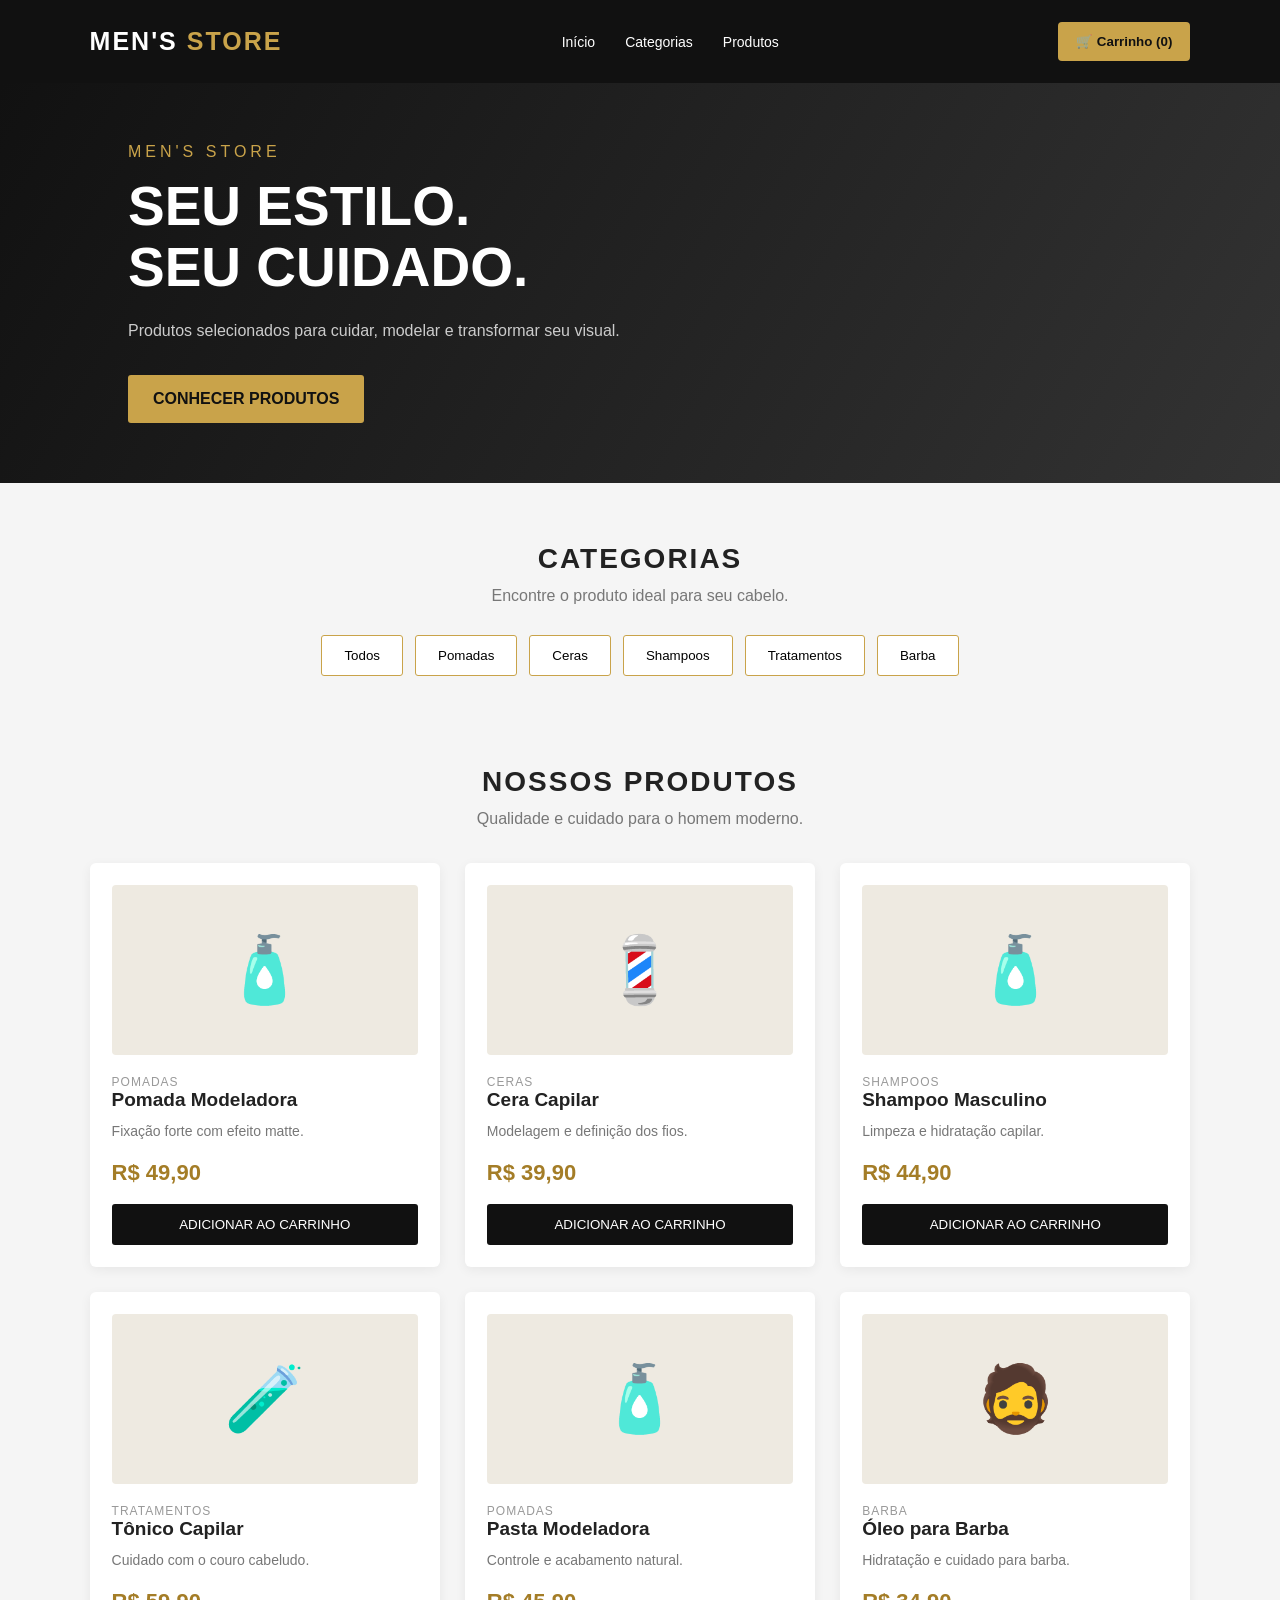
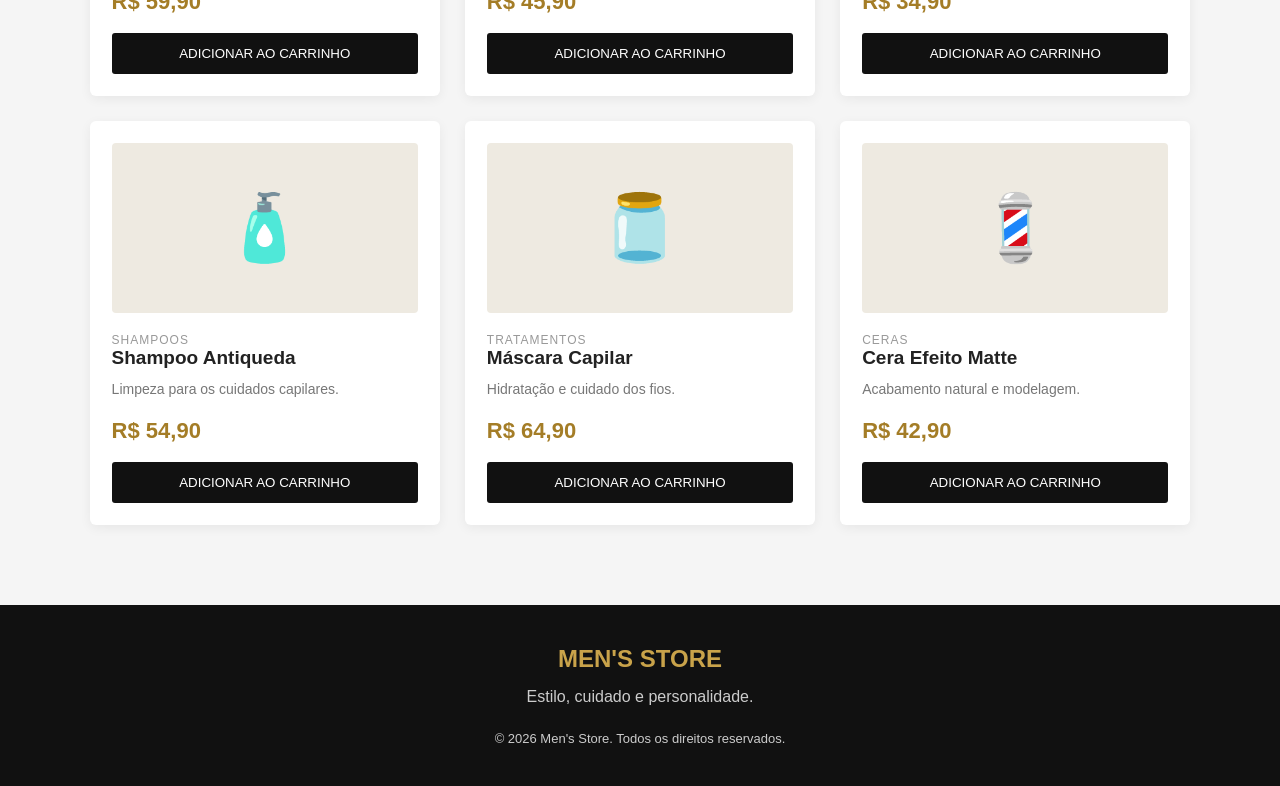
<file: index.html>
<!DOCTYPE html>
<html lang="pt-br">

<head>
    <meta charset="UTF-8">
    <meta name="viewport" content="width=device-width, initial-scale=1.0">

    <title>Men's Store | Produtos Masculinos</title>
<link rel="stylesheet" href="style.css">
</head>

<body>

    <!-- CABEÇALHO -->

    <header>

        <div class="logo">
            MEN'S <span>STORE</span>
        </div>

        <nav>
            <a href="#inicio">Início</a>
            <a href="#categorias">Categorias</a>
            <a href="#produtos">Produtos</a>
        </nav>

        <button class="botao-carrinho" onclick="verCarrinho()">
            🛒 Carrinho
            (<span id="contador">0</span>)
        </button>

    </header>


    <!-- BANNER -->

    <section class="banner" id="inicio">

        <div class="banner-conteudo">

            <p class="subtitulo">MEN'S STORE</p>

            <h1>
                SEU ESTILO.<br>
                SEU CUIDADO.
            </h1>

            <p>
                Produtos selecionados para cuidar,
                modelar e transformar seu visual.
            </p>

            <a href="#produtos" class="botao-banner">
                CONHECER PRODUTOS
            </a>

        </div>

    </section>


    <!-- CATEGORIAS -->

    <section class="categorias" id="categorias">

        <h2>CATEGORIAS</h2>

        <p class="descricao">
            Encontre o produto ideal para seu cabelo.
        </p>

        <div class="botoes-categorias">

            <button onclick="filtrar('Todos')">Todos</button>

            <button onclick="filtrar('Pomadas')">Pomadas</button>

            <button onclick="filtrar('Ceras')">Ceras</button>

            <button onclick="filtrar('Shampoos')">Shampoos</button>

            <button onclick="filtrar('Tratamentos')">Tratamentos</button>

            <button onclick="filtrar('Barba')">Barba</button>

        </div>

    </section>


    <!-- PRODUTOS -->

    <main id="produtos">

        <h2>NOSSOS PRODUTOS</h2>

        <p class="descricao">
            Qualidade e cuidado para o homem moderno.
        </p>

        <div class="lista-produtos" id="lista-produtos">

        </div>

    </main>


    <!-- RODAPÉ -->

    <footer>

        <h2>MEN'S STORE</h2>

        <p>
            Estilo, cuidado e personalidade.
        </p>

        <p class="copyright">
            © 2026 Men's Store. Todos os direitos reservados.
        </p>

    </footer>


<script src="scrpity.js"></script>

</body>

</html>
</file>
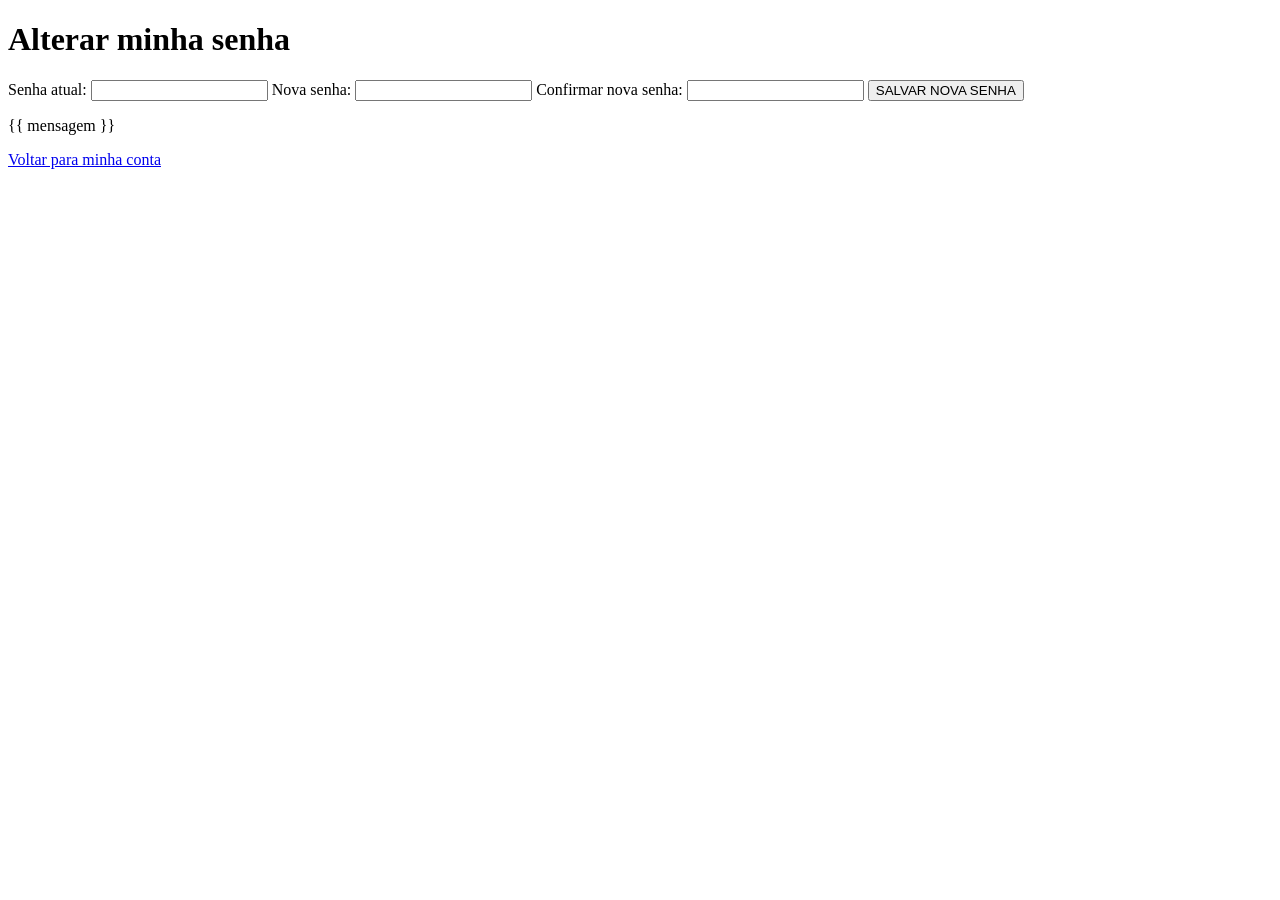
<file: templates/alterar_senha.html>
<!DOCTYPE html>
<html lang="pt-br">
<head>
    <meta charset="UTF-8">
    <meta name="viewport" content="width=device-width, initial-scale=1.0">
    <title>Alterar Senha | Men's Store</title>
</head>
<body>

    <h1>Alterar minha senha</h1>

    <form method="POST" action="/alterar-senha">

        <label>Senha atual:</label>
        <input type="password" name="senha_atual" required>

        <label>Nova senha:</label>
        <input
            type="password"
            name="nova_senha"
            minlength="12"
            pattern="(?=.*[a-z])(?=.*[A-Z])(?=.*[0-9]).{12,}"
            title="Use pelo menos 12 caracteres, uma letra maiúscula, uma minúscula e um número."
            required
        >

        <label>Confirmar nova senha:</label>
        <input
            type="password"
            name="confirmar_senha"
            minlength="12"
            required
        >

        <button type="submit">SALVAR NOVA SENHA</button>

    </form>

    <p>{{ mensagem }}</p>

    <a href="/minha-conta">Voltar para minha conta</a>

</body>
</html>
</file>
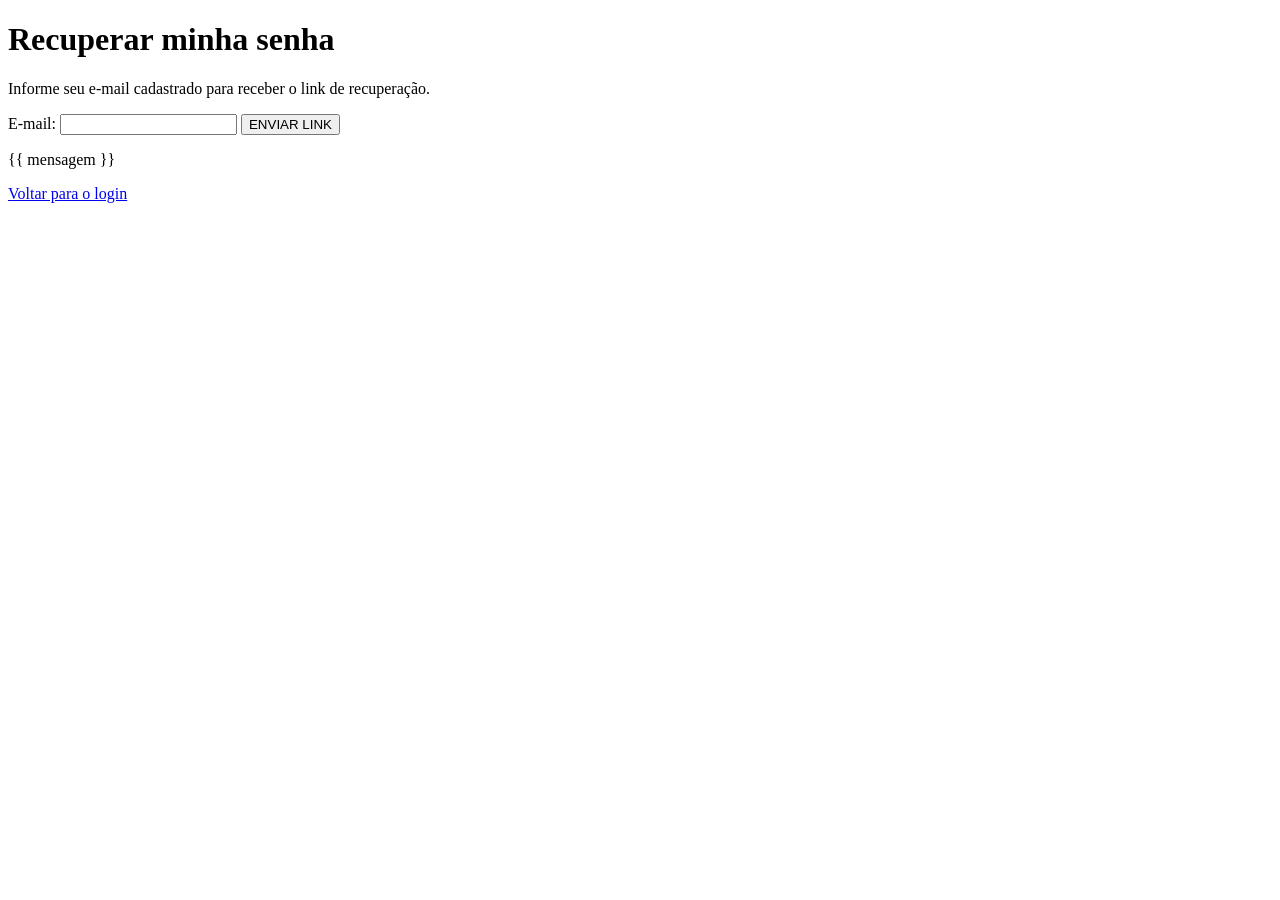
<file: templates/recuperar_senha.html>
<!DOCTYPE html>
<html lang="pt-br">
<head>
    <meta charset="UTF-8">
    <meta name="viewport" content="width=device-width, initial-scale=1.0">
    <title>Recuperar Senha | Men's Store</title>
</head>
<body>

    <h1>Recuperar minha senha</h1>

    <p>Informe seu e-mail cadastrado para receber o link de recuperação.</p>

    <form method="POST" action="/recuperar-senha">

        <label>E-mail:</label>

        <input
            type="email"
            name="email"
            required
        >

        <button type="submit">ENVIAR LINK</button>

    </form>

    <p>{{ mensagem }}</p>

    <a href="/login">Voltar para o login</a>

</body>
</html>
</file>
<file: style.css>
/* CONFIGURAÇÃO GERAL */

* {
    margin: 0;
    padding: 0;
    box-sizing: border-box;
}

html {
    scroll-behavior: smooth;
}

body {
    font-family: Arial, Helvetica, sans-serif;
    background: #f5f5f5;
    color: #222;
}


/* CABEÇALHO */

header {
    background: #111;
    color: white;
    padding: 22px 7%;

    display: flex;
    justify-content: space-between;
    align-items: center;
    gap: 25px;
}

.logo {
    font-size: 25px;
    font-weight: bold;
    letter-spacing: 2px;
}

.logo span {
    color: #c9a34a;
}

nav {
    display: flex;
    gap: 30px;
}

nav a {
    color: white;
    text-decoration: none;
    font-size: 14px;
    transition: 0.3s;
}

nav a:hover {
    color: #c9a34a;
}

.botao-carrinho {
    background: #c9a34a;
    color: #111;
    border: none;
    padding: 12px 18px;
    border-radius: 4px;
    cursor: pointer;
    font-weight: bold;
}


/* BANNER */

.banner {
    background: linear-gradient(120deg, #111, #333);
    min-height: 400px;

    display: flex;
    align-items: center;

    padding: 60px 10%;
    color: white;
}

.banner-conteudo {
    max-width: 600px;
}

.subtitulo {
    color: #c9a34a;
    letter-spacing: 4px;
    margin-bottom: 15px;
}

.banner h1 {
    font-size: 55px;
    line-height: 1.1;
    margin-bottom: 20px;
}

.banner-conteudo > p:not(.subtitulo) {
    color: #ccc;
    line-height: 1.7;
    margin-bottom: 30px;
}

.botao-banner {
    display: inline-block;
    background: #c9a34a;
    color: #111;
    padding: 15px 25px;
    text-decoration: none;
    font-weight: bold;
    border-radius: 3px;
    transition: 0.3s;
}

.botao-banner:hover {
    background: white;
}


/* CATEGORIAS */

.categorias {
    text-align: center;
    padding: 60px 7%;
}

.categorias h2,
main h2 {
    font-size: 28px;
    letter-spacing: 2px;
}

.descricao {
    color: #777;
    margin-top: 12px;
}

.botoes-categorias {
    display: flex;
    justify-content: center;
    flex-wrap: wrap;
    gap: 12px;
    margin-top: 30px;
}

.botoes-categorias button {
    background: white;
    border: 1px solid #c9a34a;
    padding: 12px 22px;
    cursor: pointer;
    border-radius: 3px;
    transition: 0.3s;
}

.botoes-categorias button:hover {
    background: #c9a34a;
    color: #111;
}


/* PRODUTOS */

main {
    padding: 30px 7% 80px;
    text-align: center;
}

.lista-produtos {
    display: grid;
    grid-template-columns: repeat(3, 1fr);
    gap: 25px;
    margin-top: 35px;
}

.produto {
    background: white;
    padding: 22px;
    border-radius: 6px;
    text-align: left;
    box-shadow: 0 3px 12px rgba(0,0,0,0.06);
    transition: 0.3s;
}

.produto:hover {
    transform: translateY(-5px);
    box-shadow: 0 6px 18px rgba(0,0,0,0.12);
}

.produto-icone {
    background: #eeeae1;
    height: 170px;

    display: flex;
    justify-content: center;
    align-items: center;

    font-size: 65px;
    margin-bottom: 20px;
    border-radius: 4px;
}

.produto h3 {
    font-size: 19px;
    margin-bottom: 10px;
}

.categoria-produto {
    color: #999;
    font-size: 12px;
    text-transform: uppercase;
    letter-spacing: 1px;
}

.produto-descricao {
    color: #777;
    font-size: 14px;
    margin-top: 10px;
    line-height: 1.5;
}

.preco {
    color: #a47d27;
    font-size: 22px;
    font-weight: bold;
    margin: 18px 0;
}

.produto button {
    width: 100%;
    padding: 13px;
    background: #111;
    color: white;
    border: none;
    border-radius: 3px;
    cursor: pointer;
    transition: 0.3s;
}

.produto button:hover {
    background: #c9a34a;
    color: #111;
}

.sem-produtos {
    grid-column: 1 / -1;
    padding: 30px;
    color: #777;
}


/* RODAPÉ */

footer {
    background: #111;
    color: white;
    text-align: center;
    padding: 40px 20px;
}

footer h2 {
    color: #c9a34a;
    margin-bottom: 15px;
}

footer p {
    color: #ccc;
}

.copyright {
    margin-top: 25px;
    font-size: 13px;
}


/* RESPONSIVIDADE */

@media (max-width: 850px) {

    header {
        flex-wrap: wrap;
        justify-content: center;
    }

    .lista-produtos {
        grid-template-columns: repeat(2, 1fr);
    }

    .banner h1 {
        font-size: 42px;
    }

}

@media (max-width: 550px) {

    nav {
        width: 100%;
        justify-content: center;
        gap: 15px;
    }

    .lista-produtos {
        grid-template-columns: 1fr;
    }

    .banner {
        padding: 60px 7%;
    }

    .banner h1 {
        font-size: 36px;
    }

}
</file>
